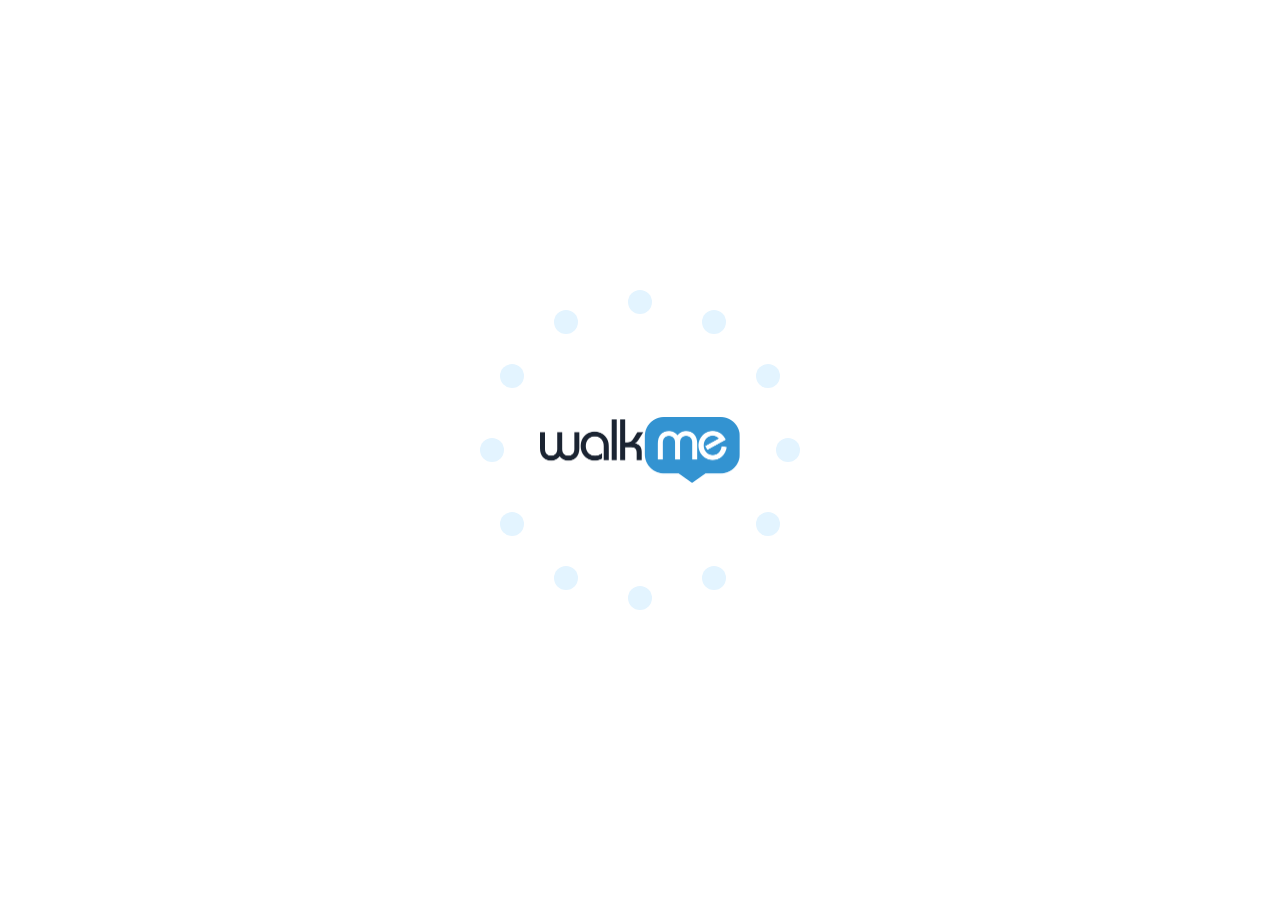
<file: 39ac82575ea44b0386e3b95fa7e6256d/components/actionBot/3.47.0/action-bot-landing-page/index.html>
<!DOCTYPE html>
<html lang="en">
<head>
  <meta charset="utf-8">
  <meta name="viewport" content="width=device-width, initial-scale=1, shrink-to-fit=no">
  <meta name="theme-color" content="#000000">

  <title>ActionBot Landing Page</title>

  <style>
    body {
      align-items: center;
      background: #fff;
      display: flex;
      height: 100vh;
      justify-content: center;
      margin: 0;
    }

    .walkme-logo {
      width: 200px;
    }

    .huge-loader {
      align-items: center;
      display: flex;
      height: 320px;
      justify-content: center;
      position: relative;
      width: 320px;
    }

    .huge-loader div {
      animation: loader-animation 1.2s linear infinite;
      background-color: #e3f4ff;
      border-radius: 50%;
      height: 24px;
      position: absolute;
      width: 24px;
    }

    .huge-loader div:nth-child(1) {
      animation-delay: 0s;
      left: 296px;
      top: 148px;
    }

    .huge-loader div:nth-child(2) {
      animation-delay: 0.1s;
      left: 276px;
      top: 222px;
    }

    .huge-loader div:nth-child(3) {
      animation-delay: 0.2s;
      left: 222px;
      top: 276px;
    }

    .huge-loader div:nth-child(4) {
      animation-delay: 0.3s;
      left: 148px;
      top: 296px;
    }

    .huge-loader div:nth-child(5) {
      animation-delay: 0.4s;
      left: 74px;
      top: 276px;
    }

    .huge-loader div:nth-child(6) {
      animation-delay: 0.5s;
      left: 20px;
      top: 222px;
    }

    .huge-loader div:nth-child(7) {
      animation-delay: 0.6s;
      left: 0;
      top: 148px;
    }

    .huge-loader div:nth-child(8) {
      animation-delay: 0.7s;
      left: 20px;
      top: 74px;
    }

    .huge-loader div:nth-child(9) {
      animation-delay: 0.8s;
      left: 74px;
      top: 20px;
    }

    .huge-loader div:nth-child(10) {
      animation-delay: 0.9s;
      left: 148px;
      top: 0;
    }

    .huge-loader div:nth-child(11) {
      animation-delay: 1s;
      left: 222px;
      top: 20px;
    }

    .huge-loader div:nth-child(12) {
      animation-delay: 1.1s;
      left: 276px;
      top: 74px;
    }

    @keyframes loader-animation {
      0%,
      20%,
      80%,
      100% {
        transform: scale(1);
      }

      50% {
        background-color: #3393d1;
        transform: scale(1.2);
      }
    }
  </style>
</head>
<body>
  <noscript>
    You need to enable JavaScript to run this app.
  </noscript>

  <div class="huge-loader">
    <div></div><div></div><div></div><div></div>
    <div></div><div></div><div></div><div></div>
    <div></div><div></div><div></div><div></div>
    <img class="walkme-logo" src="./walkme-logo-color.png" alt="WalkMe-logo"/>
  </div>

  <script>
    function onDocumentReady(callback) {
      if (document.readyState === 'complete' || document.readyState === 'interactive') {
        setTimeout(callback, 1);
      } else {
        document.addEventListener('DOMContentLoaded', callback);
      }
    }

    onDocumentReady(() => {
      const { origin } = window.location;
      const API_CONFIG = {
        cdnUrl: origin.includes('localhost') ? 'https://cdn.walkmeqa.com' : origin,
        papiUrl: `https://papi.walkme${origin.includes('localhost') || origin.includes('walkmeqa') ? 'qa' : ''}.com`,
      };
      const PREFIX = 'wm-ab-';
      const VALUES_LIFE_TIME = 60 * 10;

      const supportedAppTypes = [
        'START_WALKTHRU',
        'START_SMARTWALKTHRU',
        'SMARTWALKTHRU',
        'WALKTHRU',
        'SURVEY',
        'SHOUTOUT',
        'RESOURCE',
        'SHUTTLE',
      ];
      const appTypesWithDataMapping = supportedAppTypes; // According to EUI they all have dataMapping
      const envIdToEnvPath = { 0: '', 3: '/test', 95: '/success' };
      const params = new URLSearchParams(window.location.search);

      const paramsAreValid = (searchParams) => {
        const requiredParamKeys = ['userGuid', 'jwt', 'envId', 'botId', 'conversationId', 'dialogId', 'nodeId'];

        return requiredParamKeys.every((key) => searchParams.has(key)) &&
                envIdToEnvPath.hasOwnProperty(searchParams.get('envId'));
      };

      const getDialog = async ({ botId, conversationId, dialogId, envId, jwt }) => {
        // TODO: take into account that fetch API is supported by not all browsers
        const fetchData = await fetch(`${API_CONFIG.papiUrl}/chatbot/bots/${botId}/conversations/${conversationId}/dialogs/${dialogId}`, {
          method: 'GET',
          headers: {
            'content-type': 'application/json',
            authorization: `Bearer ${jwt}`,
            'x-wmab-wmenv': envId,
          }
        });

        return await fetchData.json();
      };

      const getNode = async ({ botId, conversationId, dialogId, nodeId, envId, jwt }) => {
        const fetchData = await fetch(`${API_CONFIG.papiUrl}/chatbot/bots/${botId}/conversations/${conversationId}/dialogs/${dialogId}/nodes/${nodeId}`, {
          method: 'GET',
          headers: {
            'content-type': 'application/json',
            authorization: `Bearer ${jwt}`,
            'x-wmab-wmenv': envId,
          }
        });

        return await fetchData.json();
      };

      const normalizeAnswers = (rawAnswers, nodeData) => {
        const { settings = {} } = nodeData;
        const { app } = settings;

        const answers = Object.entries(rawAnswers).reduce((acc, [key, descriptor]) => {
          if (descriptor && descriptor.type === 'conversationVariable') {
            return typeof descriptor.value === 'object'
                    ? {
                      ...acc,
                      ...Object.entries(descriptor.value).reduce(
                              (innerAcc, [innerKey, innerValue]) => ({
                                ...innerAcc,
                                [innerKey]: { value: innerValue, nodeId: Number(key) },
                              }),
                              {}
                      ),
                    }
                    : acc;
          }

          return { ...acc, [key]: { ...descriptor, nodeId: Number(key) } };
        }, {});

        if (appTypesWithDataMapping.includes(app)) {
          const { dataMapping = {} } = nodeData;

          return Object.entries(dataMapping).reduce((acc, [key, value]) => {
            return { ...acc, [value]: answers[key] };
          }, {});
        }

        return {};
      };

      const runDeployable = async (params) => {
        const userGuid = params.get('userGuid');
        const jwt = params.get('jwt');
        const botId = params.get('botId');
        const conversationId = params.get('conversationId');
        const dialogId = params.get('dialogId');
        const envId = params.get('envId');
        const nodeId = params.get('nodeId');

        const clientStorageManager = window._walkmeInternals.ctx.get('ClientStorageManager');
        const classWalkMeAPI = window._walkmeInternals.ctx.get('ClassWalkMeAPI');
        const shoutOutsManager = window._walkmeInternals.ctx.get('ShoutOutsManager');
        const shuttlesManager = window._walkmeInternals.ctx.get('ShuttlesManager');
        const commonEvents = window._walkmeInternals.ctx.get('CommonEvents');

        const appTypeToWmActionHandler = {
          START_WALKTHRU: (id) => classWalkMeAPI.startFlowById(id),
          START_SMARTWALKTHRU: (id) => classWalkMeAPI.startFlowById(id),
          SMARTWALKTHRU: (id) => classWalkMeAPI.startFlowById(id),
          WALKTHRU: (id) => classWalkMeAPI.startWalkthruById(id),
          SURVEY: (id) => classWalkMeAPI.startSurveyById(id),
          SHOUTOUT: (id) => shoutOutsManager.activateById(id),
          RESOURCE: (id) => classWalkMeAPI.startContentById(id),
          SHUTTLE: (id) => shuttlesManager.activateById(id),
        };

        try {
          const { data: rawAnswers } = await getDialog({ botId, conversationId, dialogId, envId, jwt });
          const rawNode = await getNode({ botId, conversationId, dialogId, nodeId, envId, jwt });

          const answers = normalizeAnswers(rawAnswers, rawNode);

          Object.entries(answers).forEach(([key, value]) => {
            clientStorageManager.saveData(`${PREFIX}${key}`, value, VALUES_LIFE_TIME);
          });

          clientStorageManager.refreshGetData(null, async () => {
            const nodeSettings = rawNode.settings || {};
            const wmActionHandler = appTypeToWmActionHandler[nodeSettings.app];

            if (wmActionHandler && nodeSettings.id) {
              const payload = {
                settings: nodeSettings,
                answers,
                options: { botId, conversationId, dialogId },
              };

              commonEvents.raiseEvent('WM_BOT_DUI_ACTION', payload);

              await wmActionHandler(nodeSettings.id);
            }
          });
        } catch(e) {
          console.error(e);
          console.warn('Unable to launch deployable. Please reload the page or check parameters validity.');
        }
      };

      const loadUserSnippet = (params, onReadyCallback) => {
        window.walkme_ready = onReadyCallback;

        const userGuid = params.get('userGuid');
        const envPath = envIdToEnvPath[params.get('envId')];
        const snippetSrc = `${API_CONFIG.cdnUrl}/users/${userGuid}${envPath}/walkme_${userGuid}_https.js`;
        const walkmeScript = document.createElement('script');

        walkmeScript.type = 'text/javascript';
        walkmeScript.src = snippetSrc;

        document.body.append(walkmeScript);
      };

      if (paramsAreValid(params)) {
        loadUserSnippet(params, () => runDeployable(params));
      } else {
        console.warn('Required parameter is missing or malformed.')
      }
    });
  </script>
</body>
</html>
</file>
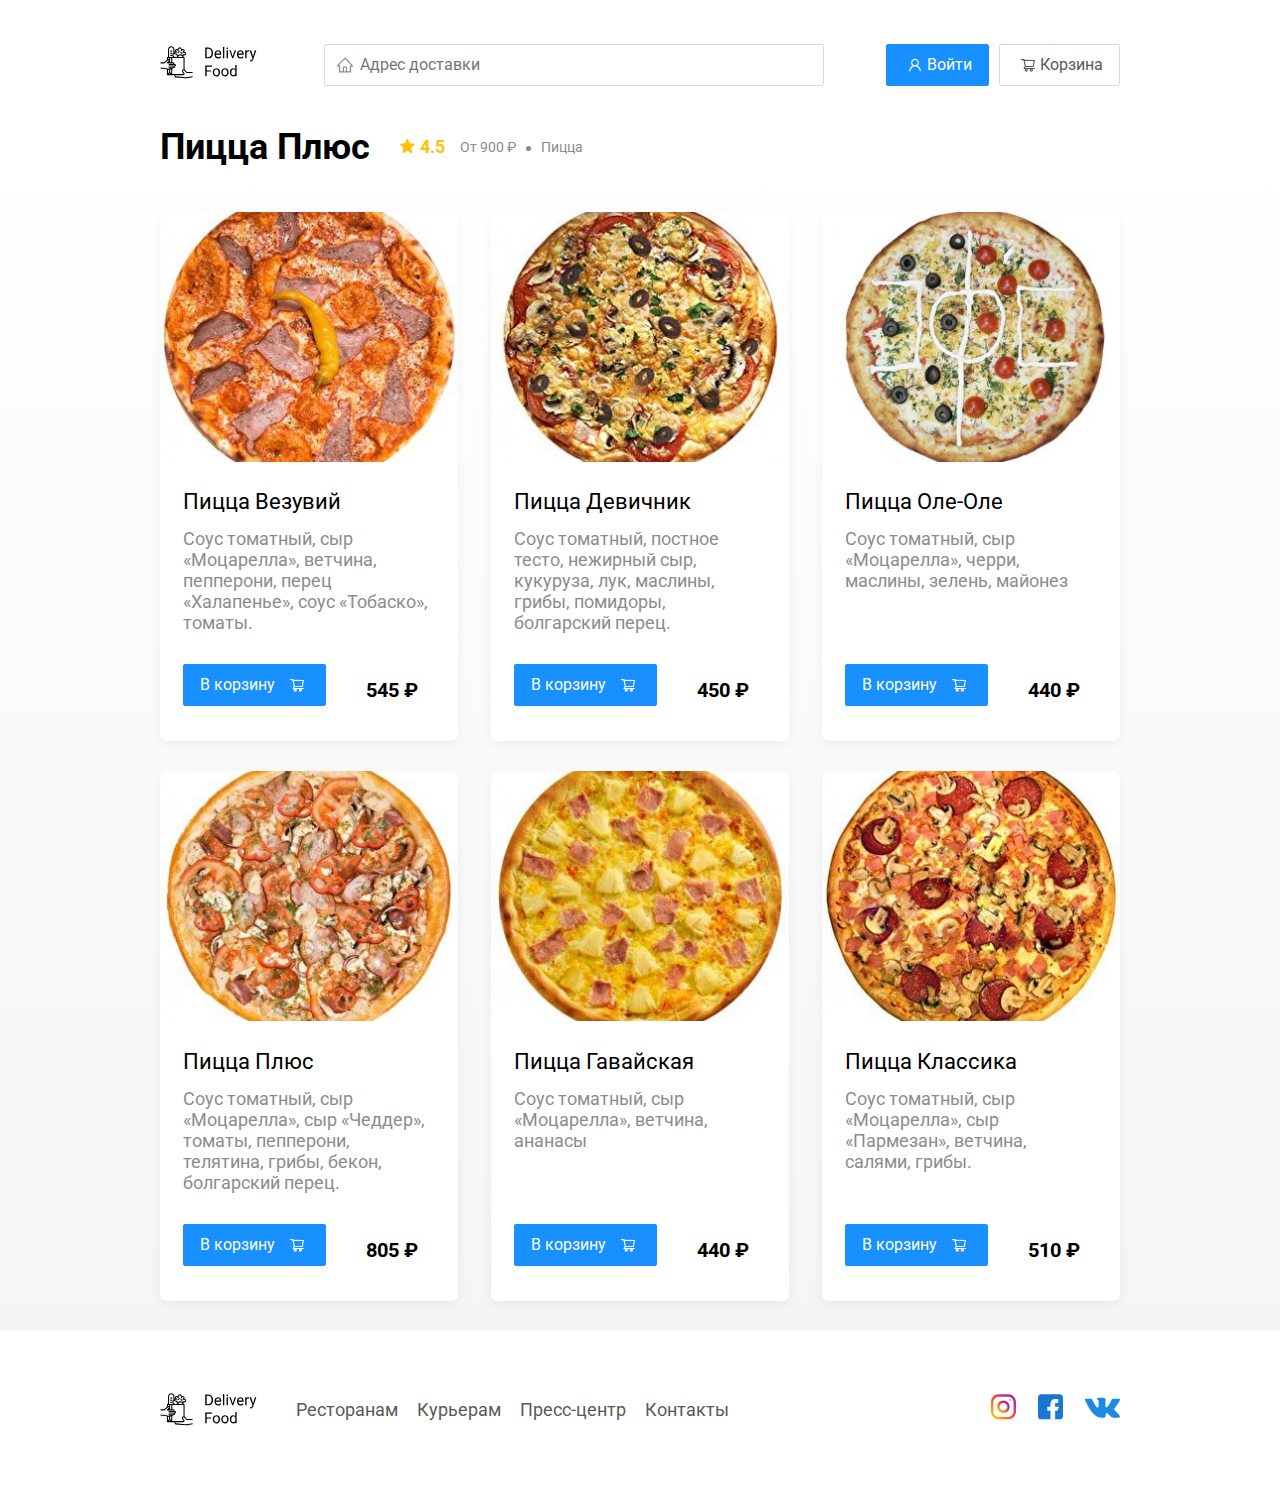
<file: restaurant.html>
<!DOCTYPE html>
<html lang="ru">
<head>
	<meta charset="UTF-8"/>
	<meta name="viewport" content="width=device-width, initial-scale=1.0"/>
	<title>PizzaBurger — доставка еды на дом</title>
	<link
			href="https://fonts.googleapis.com/css?family=Roboto:400,700&display=swap&subset=cyrillic"
			rel="stylesheet"
	/>
	<link rel="stylesheet" href="css/normalize.css"/>
	<link rel="stylesheet" href="css/style.css"/>
</head>
<body>
	<div class="container">
		<header class="header">
			<a href="index.html" class="logo">
				<img src="img/icon/logo.svg" alt="Logo"/>
			</a>
			<label class="address">
				<input type="text" class="input input-address" placeholder="Адрес доставки"/>
			</label>
			<div class="buttons">
				<button class="button button-primary button-auth">
					<span class="button-auth-svg"></span>
					<span class="button-text">Войти</span>
				</button>
				<button class="button" id="cart-button">
					<span class="button-cart-svg"></span>
					<span class="button-text">Корзина</span>
				</button>
			</div>
		</header>
	</div>
	<!-- /.container  -->

	<main class="main">
		<div class="container">
			<section class="menu">
				<div class="section-heading">
					<h2 class="section-title restaurant-title">Пицца Плюс</h2>
					<div class="card-info">
						<div class="rating">
							4.5
						</div>
						<div class="price">От 900 ₽</div>
						<div class="category">Пицца</div>
					</div>
					<!-- /.card-info -->
				</div>
				<div class="cards cards-menu">
					<div class="card">
						<img src="img/pizza-plus/pizza-vesuvius.jpg" alt="image" class="card-image"/>
						<div class="card-text">
							<div class="card-heading">
								<h3 class="card-title card-title-reg">Пицца Везувий</h3>
							</div>
							<!-- /.card-heading -->
							<div class="card-info">
								<div class="ingredients">Соус томатный, сыр «Моцарелла», ветчина, пепперони, перец
								                         «Халапенье», соус «Тобаско», томаты.
								</div>
							</div>
							<!-- /.card-info -->
							<div class="card-buttons">
								<button class="button button-primary button-add-cart">
									<span class="button-card-text">В корзину</span>
									<span class="button-cart-svg"></span>
								</button>
								<strong class="card-price-bold">545 ₽</strong>
							</div>
						</div>
						<!-- /.card-text -->
					</div>
					<!-- /.card -->

					<div class="card">
						<img src="img/pizza-plus/pizza-girls.jpg" alt="image" class="card-image"/>
						<div class="card-text">
							<div class="card-heading">
								<h3 class="card-title card-title-reg">Пицца Девичник</h3>
							</div>
							<!-- /.card-heading -->
							<div class="card-info">
								<div class="ingredients">Соус томатный, постное тесто, нежирный сыр, кукуруза, лук, маслины,
								                         грибы, помидоры, болгарский перец.
								</div>
							</div>
							<!-- /.card-info -->
							<div class="card-buttons">
								<button class="button button-primary button-add-cart">
									<span class="button-card-text">В корзину</span>
									<span class="button-cart-svg"></span>
								</button>
								<strong class="card-price-bold">450 ₽</strong>
							</div>
						</div>
						<!-- /.card-text -->
					</div>
					<!-- /.card -->

					<div class="card">
						<img src="img/pizza-plus/pizza-oleole.jpg" alt="image" class="card-image"/>
						<div class="card-text">
							<div class="card-heading">
								<h3 class="card-title card-title-reg">Пицца Оле-Оле</h3>
							</div>
							<!-- /.card-heading -->
							<div class="card-info">
								<div class="ingredients">Соус томатный, сыр «Моцарелла», черри, маслины, зелень, майонез
								</div>
							</div>
							<!-- /.card-info -->
							<div class="card-buttons">
								<button class="button button-primary button-add-cart">
									<span class="button-card-text">В корзину</span>
									<span class="button-cart-svg"></span>
								</button>
								<strong class="card-price-bold">440 ₽</strong>
							</div>
						</div>
						<!-- /.card-text -->
					</div>
					<!-- /.card -->

					<div class="card">
						<img src="img/pizza-plus/pizza-plus.jpg" alt="image" class="card-image"/>
						<div class="card-text">
							<div class="card-heading">
								<h3 class="card-title card-title-reg">Пицца Плюс</h3>
							</div>
							<!-- /.card-heading -->
							<div class="card-info">
								<div class="ingredients">Соус томатный, сыр «Моцарелла», сыр «Чеддер», томаты, пепперони,
								                         телятина, грибы, бекон, болгарский перец.
								</div>
							</div>
							<!-- /.card-info -->
							<div class="card-buttons">
								<button class="button button-primary button-add-cart">
									<span class="button-card-text">В корзину</span>
									<span class="button-cart-svg"></span>
								</button>
								<strong class="card-price-bold">805 ₽</strong>
							</div>
						</div>
						<!-- /.card-text -->
					</div>
					<!-- /.card -->

					<div class="card">
						<img src="img/pizza-plus/pizza-hawaiian.jpg" alt="image" class="card-image"/>
						<div class="card-text">
							<div class="card-heading">
								<h3 class="card-title card-title-reg">Пицца Гавайская</h3>
							</div>
							<!-- /.card-heading -->
							<div class="card-info">
								<div class="ingredients">Соус томатный, сыр «Моцарелла», ветчина, ананасы</div>
							</div>
							<!-- /.card-info -->
							<div class="card-buttons">
								<button class="button button-primary button-add-cart">
									<span class="button-card-text">В корзину</span>
									<span class="button-cart-svg"></span>
								</button>
								<strong class="card-price-bold">440 ₽</strong>
							</div>
						</div>
						<!-- /.card-text -->
					</div>
					<!-- /.card -->

					<div class="card">
						<img src="img/pizza-plus/pizza-classic.jpg" alt="image" class="card-image"/>
						<div class="card-text">
							<div class="card-heading">
								<h3 class="card-title card-title-reg">Пицца Классика</h3>
							</div>
							<!-- /.card-heading -->
							<div class="card-info">
								<div class="ingredients">Соус томатный, сыр «Моцарелла», сыр «Пармезан», ветчина, салями,
								                         грибы.
								</div>
							</div>
							<!-- /.card-info -->
							<div class="card-buttons">
								<button class="button button-primary button-add-cart">
									<span class="button-card-text">В корзину</span>
									<span class="button-cart-svg"></span>
								</button>
								<strong class="card-price-bold">510 ₽</strong>
							</div>
						</div>
						<!-- /.card-text -->
					</div>
					<!-- /.card -->
				</div>
				<!-- /.cards -->
			</section>
		</div>
		<!-- /.container -->
	</main>

	<footer class="footer">
		<div class="container">
			<div class="footer-block">
				<img src="img/icon/logo.svg" alt="logo" class="logo footer-logo"/>
				<nav class="footer-nav">
					<a href="#" class="footer-link">Ресторанам </a>
					<a href="#" class="footer-link">Курьерам</a>
					<a href="#" class="footer-link">Пресс-центр</a>
					<a href="#" class="footer-link">Контакты</a>
				</nav>
				<div class="social-links">
					<a href="#" class="social-link"><img src="img/social/instagram.svg" alt="instagram"/></a>
					<a href="#" class="social-link"><img src="img/social/fb.svg" alt="facebook"/></a>
					<a href="#" class="social-link"><img src="img/social/vk.svg" alt="vk"/></a>
				</div>
				<!-- /.social-links -->
			</div>
			<!-- /.footer-block -->
		</div>
	</footer>

	<div class="modal modal-cart">
		<div class="modal-dialog">
			<div class="modal-header">
				<h3 class="modal-title">Корзина</h3>
				<button class="close">&times;</button>
			</div>
			<!-- /.modal-header -->
			<div class="modal-body">
				<div class="food-row">
					<span class="food-name">Ролл угорь стандарт</span>
					<strong class="food-price">250 ₽</strong>
					<div class="food-counter">
						<button class="counter-button">-</button>
						<span class="counter">1</span>
						<button class="counter-button">+</button>
					</div>
				</div>
				<!-- /.foods-row -->
				<div class="food-row">
					<span class="food-name">Ролл угорь стандарт</span>
					<strong class="food-price">250 ₽</strong>
					<div class="food-counter">
						<button class="counter-button">-</button>
						<span class="counter">1</span>
						<button class="counter-button">+</button>
					</div>
				</div>
				<!-- /.foods-row -->
				<div class="food-row">
					<span class="food-name">Ролл угорь стандарт</span>
					<strong class="food-price">250 ₽</strong>
					<div class="food-counter">
						<button class="counter-button">-</button>
						<span class="counter">1</span>
						<button class="counter-button">+</button>
					</div>
				</div>
				<!-- /.foods-row -->
				<div class="food-row">
					<span class="food-name">Ролл угорь стандарт</span>
					<strong class="food-price">250 ₽</strong>
					<div class="food-counter">
						<button class="counter-button">-</button>
						<span class="counter">1</span>
						<button class="counter-button">+</button>
					</div>
				</div>
				<!-- /.foods-row -->
			</div>
			<!-- /.modal-body -->
			<div class="modal-footer">
				<span class="modal-pricetag">1250 ₽</span>
				<div class="footer-buttons">
					<button class="button button-primary">Оформить заказ</button>
					<button class="button clear-cart">Отмена</button>
				</div>
			</div>
			<!-- /.modal-footer -->
		</div>
		<!-- /.modal-dialog -->
	</div>


	<script src="js/main.js"></script>
</body>
</html>
</file>
<file: css/style.css>
* {
    box-sizing: border-box;
}

body {
    font-family: "Roboto", sans-serif;
    padding-top: 44px;
}

a,
button {
    cursor: pointer;
    color: inherit;
}
.input-error {
    border: 1px solid red;
}

.hide {
    display: none;
}

.container {
    max-width: 1200px;
    margin: auto;
}

.header {
    display: flex;
    align-items: center;
    justify-content: space-between;
    margin-bottom: 40px;
}

.input {
    background-color: #ffffff;
    border: 1px solid #d9d9d9;
    border-radius: 2px;
    font-size: 16px;
    line-height: 24px;
    padding: 8px 8px 8px 35px;
    background-repeat: no-repeat;
    background-position: left 11px center;
}

.address {
    flex: 0.8;
}

.input-address {
    width: 100%;
    background-image: url(../img/icon/home.svg);
}

.search {
    margin-left: auto;
}

.input-search {
    width: 300px;
    background-image: url(../img/icon/search.svg);

}

.buttons {
    display: flex;
    align-items: center;
}

.button {
    display: flex;
    align-items: center;
    padding: 8px 16px;
    background: #ffffff;
    border: 1px solid #d9d9d9;
    box-sizing: border-box;
    box-shadow: 0 0 2px rgba(0, 0, 0, 0.0015);
    border-radius: 2px;
    color: #595959;
    font-size: 16px;
    line-height: 24px;
}

.button:hover {
    background: #1890ff;
    border: 1px solid #1890ff;
    color: #fff;
}


.button-primary {
    background: #1890ff;
    border: 1px solid #1890ff;
    color: #fff;
    margin-right: 10px;
}

.button-primary:hover {
    background: #ffffff;
    border: 1px solid #d9d9d9;
    color: #595959;
}

.button-icon {
    margin-right: 6px;
}

.button-card-text {
    margin-right: 10px;
}

.button-auth {
    background-position: 20px 13px;
}

.button-primary .button-auth-svg {
    width: 24px;
    height: 24px;
    background-color: #fff;
    -webkit-mask: url("../img/icon/user.svg") no-repeat 50% 50%;
    mask: url("../img/icon/user.svg") no-repeat 50% 50%;
    background-repeat: no-repeat;
}

.button-primary:hover .button-auth-svg {
    background-color: #595959;
}

.button .button-cart-svg {
    width: 24px;
    height: 24px;
    background-color: #595959;
    -webkit-mask: url("../img/icon/shopping-cart.svg") no-repeat 50% 50%;
    mask: url("../img/icon/shopping-cart.svg") no-repeat 50% 50%;
    background-repeat: no-repeat;
}

.button-primary .button-cart-svg {
    background-color: #fff;
}

.button:hover .button-cart-svg {
    background-color: #fff;
}

.button-primary:hover .button-cart-svg {
    background-color: #595959;
}

.button-cart {
    display: none;
    margin: 0 5px;
}

.button-out {
    display: none;
    margin: 0 5px;
}

.user-name {
    display: none;
    margin-right: 20px;
    font-weight: bold;
    font-size: 18px;
}

.promo-slider {

    width: 600px;
    height: 300px;

}

.promo {
    box-shadow: 0 7px 12px rgba(158, 158, 163, 0.1);
    border-radius: 10px;
    padding: 48px 70px;
    margin-bottom: 56px;
}

.pizza {
    background: #fff1b8 url(../img/promo/pizza.png) no-repeat top -100px right -250px / 830px
}

.kebab {
    background: #D6E4FF url(../img/promo/kebab.png) no-repeat top 45px right 40px / 450px;
}

.vegetables {
    background: #FFF566 url(../img/promo/vegetables.png) no-repeat top 0 right 0 / 825px
}

.sushi {
    background: #FFF1F0 url(../img/promo/sushi.png) no-repeat top 10px right 15px / 500px
}

.promo-title {
    font-style: normal;
    font-weight: bold;
    font-size: 39px;
    line-height: 46px;
    color: #302c34;
}

.promo-text {
    font-style: normal;
    font-weight: normal;
    font-size: 24px;
    line-height: 28px;
    color: #302c34;
    max-width: 538px;
}
iframe {
    height: 315px;
    width: 60%;
    overflow: hidden;
}

.main {
    background: linear-gradient(180deg, rgba(245, 245, 245, 0) 1.04%, #f5f5f5 100%);
}

.section-heading {
    display: flex;
    align-items: center;
    margin-bottom: 44px;
}

.section-title {
    font-style: normal;
    font-weight: bold;
    font-size: 36px;
    line-height: 42px;
    margin: 0 30px 0 0;
    color: #000000;
}

.cards {
    display: flex;
    align-items: flex-start;
    justify-content: space-between;
    flex-wrap: wrap;
}

.card {
    background: #ffffff;
    box-shadow: 0 4px 12px rgba(0, 0, 0, 0.05);
    border-radius: 7px;
    overflow: hidden;
    margin-bottom: 30px;
    flex-basis: 31%;
    text-decoration: none;

}

.card-restaurant {
    cursor: pointer
}

.card-image {
    width: 100%;
    height: 250px;
    object-fit: cover;
}


.card-text {
    padding: 20px 23px 35px;
    min-height: 275px;
    display: flex;
    flex-direction: column;
}



.restaurants .card-text {
    min-height: auto;
}

.card-heading {
    display: flex;
    align-items: center;
    justify-content: space-between;
    margin-bottom: 10px;
}

.card-title {
    margin: 0;
    font-style: normal;
    font-weight: bold;
    font-size: 22px;
    line-height: 32px;
}

.card-title-reg {
    font-weight: 400;
}

.card-tag {
    font-style: normal;
    font-weight: normal;
    font-size: 12px;
    line-height: 20px;
    color: #ffffff;
    background: #262626;
    border-radius: 2px;
    padding: 1px 8px;
}

.card-info {
    display: flex;
    align-items: center;
    flex-wrap: wrap;
}

.card-buttons {
    display: flex;
    margin-top: 24px;
    flex-grow: 1;
    align-items: flex-end;
}

.card-price-bold {
    font-weight: bold;
    font-size: 20px;
    line-height: 32px;
    margin-left: 30px;
}

.rating {
    background-image: url("../img/icon/rating.svg");
    background-repeat: no-repeat;
    background-position: 0 7px;
    padding-left: 20px;
    margin-right: 26px;
    color: #ffc107;
    font-weight: bold;
    font-size: 18px;
    line-height: 32px;
}

.price,
.category {
    color: #8c8c8c;
    font-size: 18px;
    line-height: 32px;
}

.price {
    margin-right: 10px;
}

.ingredients {
    color: #8c8c8c;
    font-size: 18px;
    line-height: 21px;
}

.category {
    text-overflow: ellipsis;
    overflow: hidden;
    white-space: nowrap;
    max-width: 150px;
}

.price:after {
    content: "";
    width: 5px;
    height: 5px;
    background-color: #8c8c8c;
    display: inline-block;
    vertical-align: middle;
    border-radius: 50%;
    margin-left: 10px;
}

.footer {
    padding: 60px 0;
}

.footer-block {
    display: flex;
    align-items: center;
    justify-content: space-between;
}

.footer-nav {
    margin-left: 35px;
    margin-right: auto;
}

.footer-link {
    display: inline-block;
    color: #595959;
    font-style: normal;
    font-weight: normal;
    font-size: 18px;
    line-height: 21px;
    text-decoration: none;
}

.footer-link:not(:last-child) {
    margin-right: 15px;
}

.social-links {
    display: flex;
    align-items: center;
}

.social-link:not(:last-child) {
    margin-right: 21px;
}

.modal {
    position: fixed;
    left: 0;
    top: 0;
    width: 100%;
    height: 100%;
    background: rgba(0, 0, 0, 0.4);
    display: none;
    z-index: 999;
}

.modal-auth {
    position: fixed;
    left: 0;
    top: 0;
    width: 100%;
    height: 100%;
    background: rgba(0, 0, 0, 0.4);
    display: none;
    z-index: 999;
}

.is-open {
    display: flex;
}

.modal-dialog {
    max-width: 780px;
    width: 95%;
    background: #ffffff;
    border-radius: 5px;
    margin: auto;
    padding: 40px 45px;
}

.modal-dialog-auth {
    width: auto;
    position: relative;
}

.label-auth {
    display: block;
    margin: 30px;
}

.label-auth span {
    width: 80px;
    display: inline-block;
}

.modal-header {
    display: flex;
    align-items: center;
    justify-content: space-between;
    margin-bottom: 45px;
}

.modal-title {
    margin: 0;
    font-weight: bold;
    font-size: 36px;
    line-height: 42px;
}

.close {
    font-size: 36px;
    border: none;
    background-color: transparent;
}

.close-auth {
    font-size: 36px;
    border: none;
    background-color: transparent;
    position: absolute;
    top: 10px;
    right: 20px;
}

.modal-body {
    margin-bottom: 22px;
}

.food-row {
    display: flex;
    align-items: flex-start;
    justify-content: space-between;
    padding-bottom: 8px;
    border-bottom: 1px solid #d9d9d9;
    margin-bottom: 15px;
}

.food-name {
    font-weight: normal;
    font-size: 18px;
    line-height: 32px;
}

.food-price {
    margin-left: auto;
    margin-right: 47px;
    font-weight: bold;
    font-size: 20px;
    line-height: 32px;
}

.food-counter {
    display: flex;
    align-items: center;
}

.counter-button {
    display: flex;
    align-items: center;
    justify-content: center;
    width: 39px;
    height: 32px;
    background: #ffffff;
    border: 1px solid #40a9ff;
    box-sizing: border-box;
    border-radius: 2px;
    font-weight: normal;
    font-size: 14px;
    line-height: 22px;
    color: #40a9ff;
}

.counter-button:hover {
    background: #40a9ff;
    border: 1px solid #ffffff;
    color: #ffffff;
}

.counter {
    font-size: 16px;
    line-height: 24px;
    margin-left: 10px;
    margin-right: 10px;
}

.modal-footer {
    display: flex;
    align-items: center;
    justify-content: space-between;
}

.modal-auth .modal-footer {
    justify-content: flex-end;
}

.footer-buttons {
    display: flex;
    align-items: center;
}

.modal-pricetag {
    background: #262626;
    border-radius: 5px;
    color: #ffffff;
    padding: 15px 20px;
    font-size: 20px;
    line-height: 23px;
}

@media (max-width: 1366px) {
    .container {
        max-width: 960px;
    }

    .pizza {
        background-position: center right -300px;
        background-size: 750px;
    }


    .kebab {
        background-position: top -5px right -93px;
        background-size: 530px;
    }

    .vegetables {
        background-position: top 0 right -93px;
        background-size: 820px;
    }

    .sushi {
        background-position: center right -90px;
    }

    .rating {
        margin-right: 15px;
    }

    .category,
    .price {
        font-size: 14px;
    }
}

@media (max-width: 992px) {
    .container {
        max-width: 750px;
    }



    .pizza {
        padding: 50px;
        background-size: 500px;
        background-position: center right -200px;
    }


    .kebab {
        background-position: top 55px right -100px;
        background-size: 385px;
    }

    .vegetables {
        background-position: top 0 right -280px;
        background-size: 810px;
    }

    .sushi {
        background-position: top 30px right -175px;
    }



    .promo-text {
        font-size: 18px;
        max-width: 400px;
    }

    .card {
        flex-basis: 49%;
    }

    .footer-link {
        font-size: 16px;
    }
}

@media (max-width: 768px) {
    .container {
        max-width: 560px;
    }

    .card-info {
        flex-wrap: wrap;
    }

    .card .rating {
        flex-basis: 100%;
    }

    .card-title {
        font-size: 18px;
    }

    .card-text {
        min-height: 290px;
    }

    .card-price-bold {
        margin-left: 20px;
    }


    .pizza {
        background-size: 400px;
        background-position: bottom 50px right -200px;
    }


    .kebab {
        background-position: top -5px right -74px;
        background-size: 300px;
    }

    .vegetables {
        background-position: top 0 right -240px;
        background-size: 702px;
    }

    .sushi {
        background-position: top -24px right -75px;
        background-size: 302px;
    }

    .promo-title {
        font-size: 24px;
        line-height: 1.4;
    }

    .promo-text {
        margin-top: 0;
    }
}

@media (max-width: 578px) {
    .container {
        width: 90%;
    }

    .address {
        min-width: 100%;
        order: 1;
    }

    .header {
        flex-wrap: wrap;
    }

    .input-address {
        margin-top: 15px;
        order: 5;
        flex: 1;
    }

    .promo {
        background-image: none;
    }

    .promo-title {
        margin-bottom: 10px;
    }

    .section-title {
        font-size: 20px;
    }

    .card {
        flex-basis: 100%;
    }

    .card-text {
        min-height: auto;
    }

    .card-image {
        width: 100%;
    }

    .footer {
        padding: 30px 0;
    }

    .footer-block {
        align-items: flex-start;
    }

    .footer-nav {
        margin-left: 0;
        margin-right: 0;
        order: 0;
        display: flex;
        flex-direction: column;
    }

    .footer-logo {
        margin-right: 15px;
        order: 1;
    }

    .social-links {
        order: 2;
    }
}

@media (max-width: 480px) {
    .button-text {
        display: none;
    }

    .button-icon {
        margin: 0;
    }

    .user-name {
        margin: 10px;

    }

    .buttons {
        flex-wrap: wrap;
        margin-left: auto;
    }

    .button {
        min-height: 40px;
        padding: 5px 12px;

    }

    .button-out-svg {
        width: 24px;
        height: 24px;
        background-color: #fff;
        -webkit-mask: url(../img/icon/logout.svg) no-repeat 50% 50%;
        mask: url(../img/icon/logout.svg) no-repeat 50% 50%;
        background-repeat: no-repeat;
        -webkit-mask-size: 20px;
        mask-size: 20px;
    }

    .promo {
        padding: 20px;
    }

    .section-heading {
        flex-wrap: wrap;
    }

    .footer-block {
        flex-wrap: wrap;
        flex-direction: column;
        align-items: center;
    }

    .footer-logo {
        order: 0;
        margin-bottom: 20px;
    }

    .footer-nav {
        margin-bottom: 20px;
        text-align: center;
    }

    .footer-link:not(:last-child) {
        margin-right: 0;
    }

}
</file>
